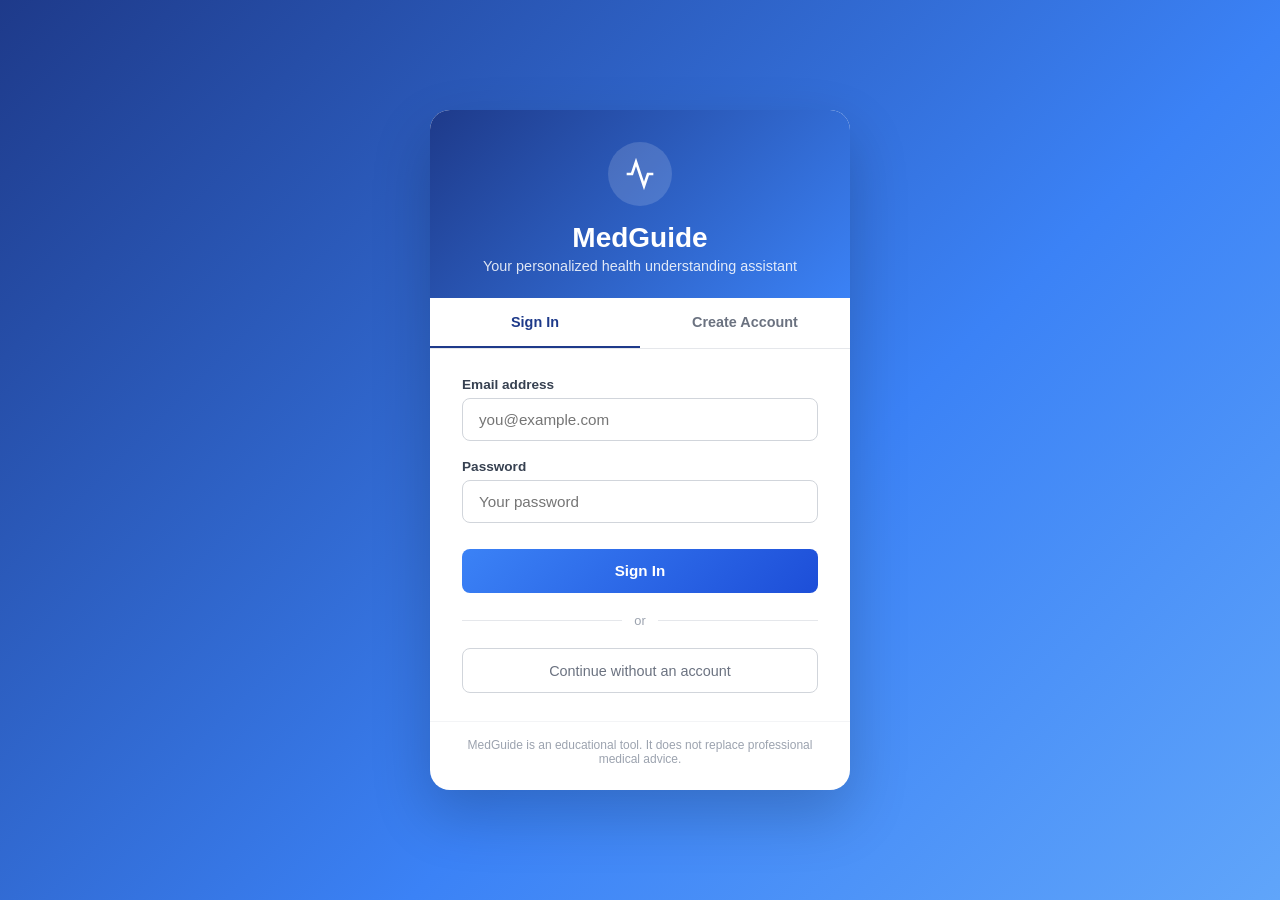
<file: templates/login.html>
<!DOCTYPE html>
<html lang="en">
<head>
    <meta charset="UTF-8">
    <meta name="viewport" content="width=device-width, initial-scale=1.0">
    <title>MedGuide — Sign In</title>
    <style>
        * { box-sizing: border-box; margin: 0; padding: 0; }

        body {
            font-family: -apple-system, BlinkMacSystemFont, 'Segoe UI', Roboto, Arial, sans-serif;
            background: linear-gradient(135deg, #1e3a8a 0%, #3b82f6 60%, #60a5fa 100%);
            min-height: 100vh;
            display: flex;
            align-items: center;
            justify-content: center;
            padding: 1.5rem;
        }

        .card {
            background: #fff;
            border-radius: 1.25rem;
            box-shadow: 0 25px 60px rgba(0,0,0,0.2);
            width: 100%;
            max-width: 420px;
            overflow: hidden;
        }

        .card-header {
            background: linear-gradient(135deg, #1e3a8a, #3b82f6);
            padding: 2rem 2rem 1.5rem;
            text-align: center;
            color: #fff;
        }
        .logo {
            width: 64px;
            height: 64px;
            background: rgba(255,255,255,0.15);
            border-radius: 50%;
            display: flex;
            align-items: center;
            justify-content: center;
            margin: 0 auto 1rem;
        }
        .card-header h1 { font-size: 1.75rem; font-weight: 700; margin-bottom: 0.25rem; }
        .card-header p { font-size: 0.9rem; opacity: 0.85; }

        .tabs { display: flex; border-bottom: 1px solid #e5e7eb; }
        .tab {
            flex: 1;
            padding: 1rem;
            text-align: center;
            font-size: 0.9rem;
            font-weight: 600;
            color: #6b7280;
            cursor: pointer;
            border-bottom: 2px solid transparent;
            transition: all 0.2s;
            background: none;
            border-top: none;
            border-left: none;
            border-right: none;
            font-family: inherit;
        }
        .tab.active { color: #1e3a8a; border-bottom-color: #1e3a8a; }
        .tab:hover:not(.active) { background: #f8fafc; }

        .card-body { padding: 1.75rem 2rem; }

        .form-panel { display: none; }
        .form-panel.active { display: block; }

        .form-group { margin-bottom: 1.1rem; }
        .form-group label {
            display: block;
            font-size: 0.85rem;
            font-weight: 600;
            color: #374151;
            margin-bottom: 0.4rem;
        }
        .form-group input {
            width: 100%;
            padding: 0.75rem 1rem;
            border: 1.5px solid #d1d5db;
            border-radius: 0.5rem;
            font-size: 0.95rem;
            font-family: inherit;
            transition: border-color 0.2s, box-shadow 0.2s;
            color: #1f2937;
        }
        .form-group input:focus {
            outline: none;
            border-color: #3b82f6;
            box-shadow: 0 0 0 3px rgba(59,130,246,0.15);
        }

        .password-hint { font-size: 0.75rem; color: #9ca3af; margin-top: 0.3rem; }

        .btn-primary {
            width: 100%;
            background: linear-gradient(135deg, #3b82f6, #1d4ed8);
            color: #fff;
            border: none;
            padding: 0.85rem;
            border-radius: 0.5rem;
            font-size: 0.95rem;
            font-weight: 600;
            cursor: pointer;
            font-family: inherit;
            margin-top: 0.5rem;
            transition: opacity 0.2s;
        }
        .btn-primary:hover { opacity: 0.92; }
        .btn-primary:disabled { background: #9ca3af; cursor: not-allowed; }

        .btn-guest {
            width: 100%;
            background: none;
            border: 1.5px solid #d1d5db;
            color: #6b7280;
            padding: 0.85rem;
            border-radius: 0.5rem;
            font-size: 0.9rem;
            font-weight: 500;
            cursor: pointer;
            font-family: inherit;
            margin-top: 0.75rem;
            transition: all 0.2s;
        }
        .btn-guest:hover { background: #f8fafc; border-color: #9ca3af; color: #374151; }

        .divider {
            display: flex;
            align-items: center;
            gap: 0.75rem;
            margin: 1.25rem 0 0.5rem;
            color: #9ca3af;
            font-size: 0.8rem;
        }
        .divider::before, .divider::after {
            content: '';
            flex: 1;
            height: 1px;
            background: #e5e7eb;
        }

        .alert {
            padding: 0.75rem 1rem;
            border-radius: 0.5rem;
            font-size: 0.85rem;
            margin-bottom: 1rem;
            display: none;
        }
        .alert.error { background: #fef2f2; border: 1px solid #fecaca; color: #dc2626; }
        .alert.success { background: #f0fdf4; border: 1px solid #bbf7d0; color: #166534; }
        .alert.show { display: block; }

        .verify-info { text-align: center; padding: 0.5rem 0 1rem; }
        .verify-info svg { width: 48px; height: 48px; stroke: #3b82f6; margin-bottom: 0.75rem; }
        .verify-info h3 { color: #1e3a8a; font-size: 1.1rem; margin-bottom: 0.5rem; }
        .verify-info p { color: #6b7280; font-size: 0.875rem; line-height: 1.5; }
        .verify-email-display {
            background: #eff6ff;
            border: 1px solid #bfdbfe;
            border-radius: 0.375rem;
            padding: 0.5rem 0.75rem;
            color: #1e40af;
            font-weight: 600;
            font-size: 0.9rem;
            margin: 0.75rem 0;
            text-align: center;
        }

        .card-footer {
            padding: 1rem 2rem 1.5rem;
            text-align: center;
            font-size: 0.75rem;
            color: #9ca3af;
            border-top: 1px solid #f3f4f6;
        }

        .spinner {
            display: inline-block;
            width: 16px;
            height: 16px;
            border: 2px solid rgba(255,255,255,0.3);
            border-top-color: #fff;
            border-radius: 50%;
            animation: spin 0.8s linear infinite;
            margin-right: 0.5rem;
            vertical-align: middle;
        }
        @keyframes spin { to { transform: rotate(360deg); } }
    /* Wellbeing Score Buttons */
.score-btn {
    width: 36px;
    height: 36px;
    border: 2px solid #d1d5db;
    border-radius: 0.5rem;
    background: #fff;
    color: #374151;
    font-size: 0.9rem;
    font-weight: 600;
    cursor: pointer;
    font-family: inherit;
    transition: all 0.2s;
    padding: 0;
}
.score-btn:hover { border-color: #3b82f6; color: #1e3a8a; }
.score-btn.selected { 
    background: #1e3a8a !important; 
    color: #fff !important; 
    border-color: #1e3a8a !important; 
}
</style>
</head>
<body>

<div class="card">
    <div class="card-header">
        <div class="logo">
            <svg width="32" height="32" viewBox="0 0 24 24" fill="none" stroke="white" stroke-width="2">
                <path d="M22 12h-4l-3 9L9 3l-3 9H2"></path>
            </svg>
        </div>
        <h1>MedGuide</h1>
        <p>Your personalized health understanding assistant</p>
    </div>

    <div class="tabs">
        <button class="tab active" id="tab-signin" onclick="switchTab('signin')">Sign In</button>
        <button class="tab" id="tab-signup" onclick="switchTab('signup')">Create Account</button>
    </div>

    <div class="card-body">

        <!-- SIGN IN -->
        <div class="form-panel active" id="panel-signin">
            <div class="alert error" id="signin-error"></div>
            <div class="alert success" id="signin-success"></div>
            <div class="form-group">
                <label>Email address</label>
                <input type="email" id="signin-email" placeholder="you@example.com" autocomplete="email">
            </div>
            <div class="form-group">
                <label>Password</label>
                <input type="password" id="signin-password" placeholder="Your password" autocomplete="current-password"
                    onkeypress="if(event.key==='Enter') signIn()">
            </div>
            <button class="btn-primary" onclick="signIn()" id="signin-btn">Sign In</button>
            <div class="divider">or</div>
            <button class="btn-guest" onclick="continueAsGuest()">Continue without an account</button>
        </div>

        <!-- SIGN UP -->
        <div class="form-panel" id="panel-signup">
            <div class="alert error" id="signup-error"></div>

            <div id="signup-form">
                <div class="form-group">
                    <label>Email address</label>
                    <input type="email" id="signup-email" placeholder="you@example.com" autocomplete="email">
                </div>
                <div class="form-group">
                    <label>Password</label>
                    <input type="password" id="signup-password" placeholder="At least 8 characters" autocomplete="new-password">
                    <p class="password-hint">Minimum 8 characters</p>
                </div>
                <div class="form-group">
                    <label>Confirm password</label>
                    <input type="password" id="signup-confirm" placeholder="Repeat your password" autocomplete="new-password"
                        onkeypress="if(event.key==='Enter') signUp()">
                </div>
                <button class="btn-primary" onclick="signUp()" id="signup-btn">Create Account</button>
                <div class="divider">or</div>
                <button class="btn-guest" onclick="continueAsGuest()">Continue without an account</button>
            </div>

            <!-- Shown after successful signup -->
            <div id="verify-panel" style="display:none">
                <div class="verify-info">
                    <svg viewBox="0 0 24 24" fill="none" stroke="currentColor" stroke-width="1.5">
                        <path d="M3 8l7.89 5.26a2 2 0 002.22 0L21 8M5 19h14a2 2 0 002-2V7a2 2 0 00-2-2H5a2 2 0 00-2 2v10a2 2 0 002 2z"></path>
                    </svg>
                    <h3>Check your email</h3>
                    <p>We sent a verification link to:</p>
                    <div class="verify-email-display" id="verify-email-display"></div>
                    <p>Click the link in the email to verify your account, then sign in below.</p>
                </div>
                <button class="btn-primary" onclick="switchTab('signin')">Go to Sign In</button>
                <button class="btn-guest" onclick="continueAsGuest()">Continue without an account</button>
            </div>
        </div>

    </div>

    <div class="card-footer">
        MedGuide is an educational tool. It does not replace professional medical advice.
    </div>
</div>

<script>
    function switchTab(tab) {
        document.getElementById('panel-signin').classList.remove('active');
        document.getElementById('panel-signup').classList.remove('active');
        document.getElementById('tab-signin').classList.remove('active');
        document.getElementById('tab-signup').classList.remove('active');

        if (tab === 'signin') {
            document.getElementById('panel-signin').classList.add('active');
            document.getElementById('tab-signin').classList.add('active');
        } else {
            document.getElementById('panel-signup').classList.add('active');
            document.getElementById('tab-signup').classList.add('active');
        }
    }

    function showAlert(id, message, type) {
        var el = document.getElementById(id);
        el.textContent = message;
        el.className = 'alert ' + type + ' show';
    }

    function hideAlert(id) {
        var el = document.getElementById(id);
        el.className = 'alert';
    }

    function setLoading(btnId, loading, defaultText) {
        var btn = document.getElementById(btnId);
        btn.disabled = loading;
        btn.innerHTML = loading ? '<span class="spinner"></span>' + defaultText : defaultText;
    }

    function signIn() {
        var email = document.getElementById('signin-email').value.trim();
        var password = document.getElementById('signin-password').value;

        hideAlert('signin-error');
        hideAlert('signin-success');

        if (!email || !password) {
            showAlert('signin-error', 'Please enter your email and password.', 'error');
            return;
        }

        setLoading('signin-btn', true, 'Sign In');

        fetch('/auth/signin', {
            method: 'POST',
            headers: { 'Content-Type': 'application/json' },
            body: JSON.stringify({ email: email, password: password })
        })
        .then(function(r) { return r.json(); })
        .then(function(data) {
            console.log('Full response:', JSON.stringify(data));
            setLoading('signin-btn', false, 'Sign In');
            if (data.success) {
                var redirectUrl = '/app?user_id=' + data.user_id + '&email=' + encodeURIComponent(data.email);
                console.log('Redirecting to:', redirectUrl);
                console.log('user_id:', data.user_id);
                console.log('email:', data.email);
                window.location.href = redirectUrl;
            } else {
                showAlert('signin-error', data.error || 'Sign in failed. Please try again.', 'error');
            }
        })
        .catch(function() {
            setLoading('signin-btn', false, 'Sign In');
            showAlert('signin-error', 'Connection error. Please try again.', 'error');
        });
    }

    function signUp() {
        var email = document.getElementById('signup-email').value.trim();
        var password = document.getElementById('signup-password').value;
        var confirm = document.getElementById('signup-confirm').value;

        hideAlert('signup-error');

        if (!email || !password || !confirm) {
            showAlert('signup-error', 'Please fill in all fields.', 'error');
            return;
        }
        if (password.length < 8) {
            showAlert('signup-error', 'Password must be at least 8 characters.', 'error');
            return;
        }
        if (password !== confirm) {
            showAlert('signup-error', 'Passwords do not match.', 'error');
            return;
        }

        setLoading('signup-btn', true, 'Create Account');

        fetch('/auth/signup', {
            method: 'POST',
            headers: { 'Content-Type': 'application/json' },
            body: JSON.stringify({ email: email, password: password })
        })
        .then(function(r) { return r.json(); })
        .then(function(data) {
            setLoading('signup-btn', false, 'Create Account');
            if (data.success) {
                document.getElementById('verify-email-display').textContent = email;
                document.getElementById('signup-form').style.display = 'none';
                document.getElementById('verify-panel').style.display = 'block';
            } else {
                showAlert('signup-error', data.error || 'Sign up failed. Please try again.', 'error');
            }
        })
        .catch(function() {
            setLoading('signup-btn', false, 'Create Account');
            showAlert('signup-error', 'Connection error. Please try again.', 'error');
        });
    }

    function continueAsGuest() {
        window.location.href = '/app';
    }
</script>
</body>
</html>
</file>
